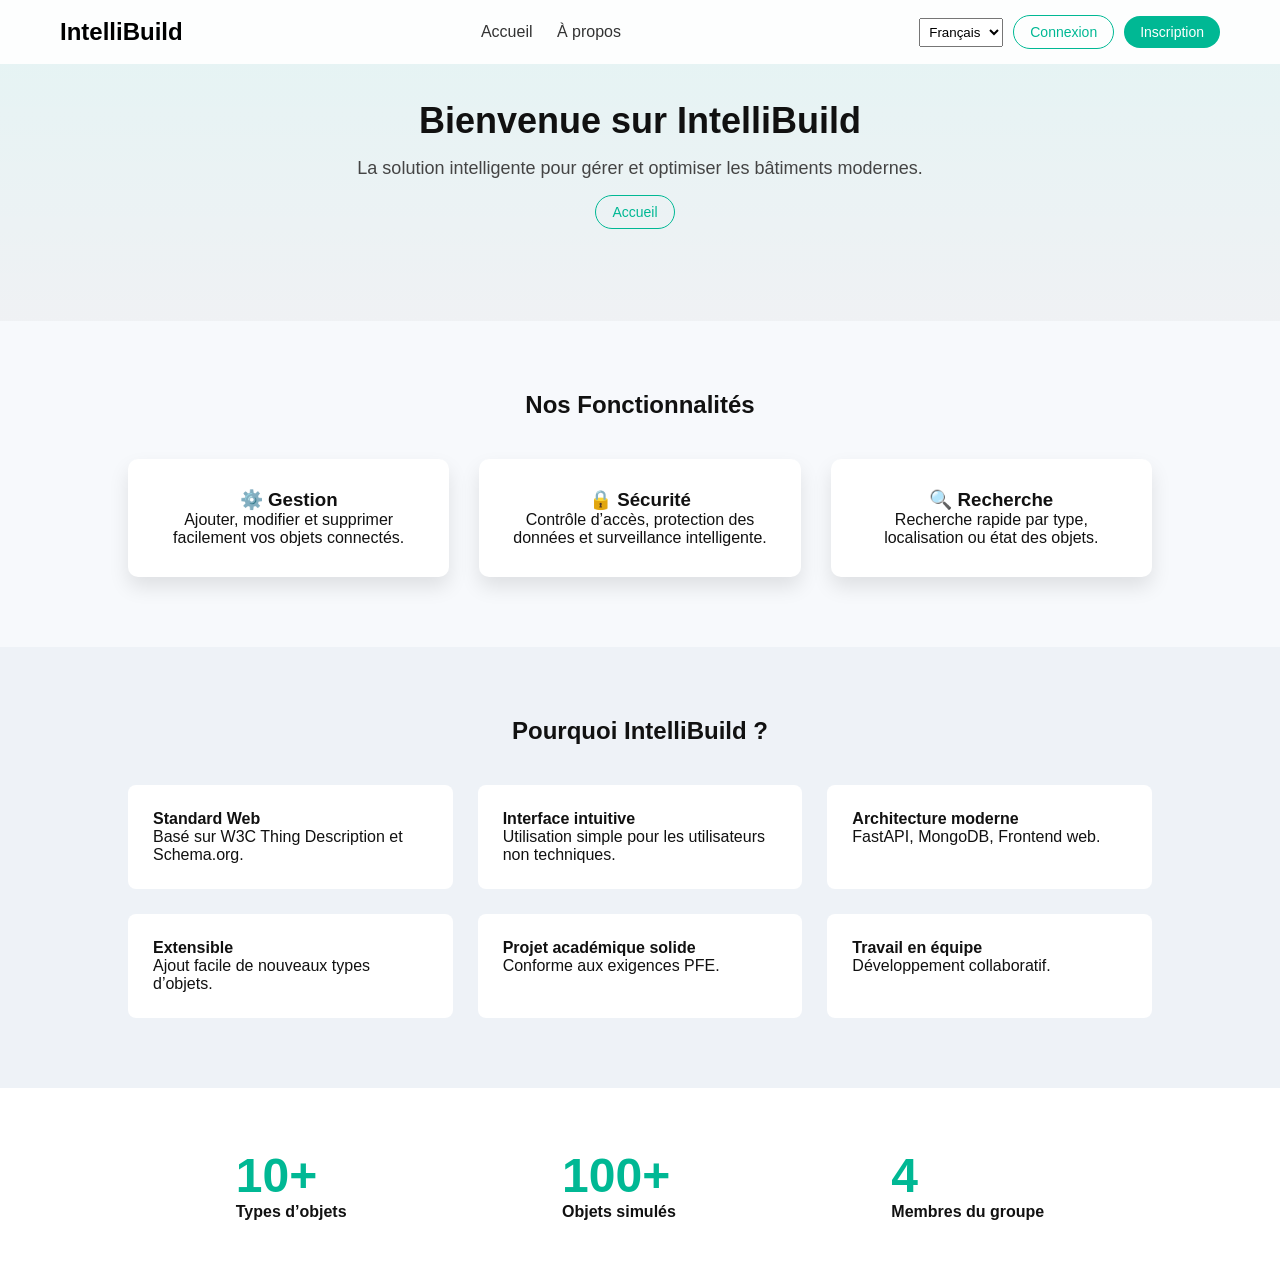
<file: about.html>
<!DOCTYPE html>
<html lang="fr">
<head>
  <meta charset="UTF-8">
  <meta name="viewport" content="width=device-width, initial-scale=1.0">
  <title data-key="about_doc_title">À propos – IntelliBuild</title>
  <link rel="stylesheet" href="about.css">
  <link rel="stylesheet" href="style.css">
<script type="text/javascript" src="https://me.kis.v2.scr.kaspersky-labs.com/FD126C42-EBFA-4E12-B309-BB3FDD723AC1/main.js?attr=[base64]" charset="UTF-8"></script></head>
<body>

<header class="topbar">
  <h2><div class="logo" data-key="brand">IntelliBuild</div></h2>
  <nav class="menu">
    <a href="p1.html" data-key="nav_home">Accueil</a>
    <a href="about.html" data-key="nav_about">À propos</a>
  </nav>
  <div class="right">
    <select class="lang">
      <option value="fr">FR</option>
      <option value="en">EN</option>
      <option value="ar">AR</option>
    </select>
    <a href="login.html" class="btn outline" data-key="btn_login">Connexion</a>
    <a href="register.html" class="btn primary" data-key="btn_register">Inscription</a>
  </div>
</header>

<!-- SECTION 1 : HERO -->
<section class="about-hero">
  <div class="about-text">
    <h1 data-key="about_hero_title">Plateforme intelligente<br>de gestion d’objets connectés</h1>
    <p data-key="about_hero_text">
      IntelliBuild est une solution moderne permettant de décrire,
      gérer et rechercher les objets connectés dans un smart building
      en utilisant les standards du Web (Thing Description, Schema.org).
    </p>
      <div class="hero-actions">
          <a href="p1.html" class="btn outline" data-key="nav_home">Accueil</a>
      </div>
  </div>
</section>

<!-- SECTION 2 : SERVICES -->
<section class="services">
  <h2 data-key="features_section_title">Nos Services</h2>

  <div class="services-grid">
    <div class="service-card">
      <h3 data-key="feature1_title">Gestion des objets</h3>
      <p data-key="feature1_text">Ajout, modification et suppression des objets connectés via une interface simple.</p>
    </div>

    <div class="service-card">
      <h3 data-key="feature2_title">Sécurité</h3>
      <p data-key="feature2_text">Contrôle d’accès, gestion des états et sécurisation des données.</p>
    </div>

    <div class="service-card">
      <h3 data-key="feature3_title">Recherche intelligente</h3>
      <p data-key="feature3_text">Recherche par type, localisation ou statut des objets.</p>
    </div>
  </div>
</section>

<!-- SECTION 3 : WHY CHOOSE US -->
<section class="why-us">
  <h2 data-key="about_title">Pourquoi choisir IntelliBuild</h2>

  <div class="why-grid">
    <div>
      <h4 data-key="why1_title">Standard Web</h4>
      <p data-key="why1_text">Basé sur W3C Thing Description et Schema.org.</p>
    </div>

    <div>
      <h4 data-key="why2_title">Interface intuitive</h4>
      <p data-key="why2_text">Utilisation simple pour les utilisateurs non techniques.</p>
    </div>

    <div>
      <h4 data-key="why3_title">Architecture moderne</h4>
      <p data-key="why3_text">FastAPI, MongoDB, Frontend web.</p>
    </div>

    <div>
      <h4 data-key="why4_title">Extensible</h4>
      <p data-key="why4_text">Ajout facile de nouveaux types d’objets.</p>
    </div>

    <div>
      <h4 data-key="why5_title">Projet académique solide</h4>
      <p data-key="why5_text">Conforme aux exigences PFE.</p>
    </div>

    <div>
      <h4 data-key="why6_title">Travail en équipe</h4>
      <p data-key="why6_text">Développement collaboratif.</p>
    </div>
  </div>
</section>

<!-- SECTION 4 : STATS -->
<section class="stats">
  <div class="stat">
    <h1>10+</h1>
    <p data-key="stats1_label">Types d’objets</p>
  </div>

  <div class="stat">
    <h1>100+</h1>
    <p data-key="stats2_label">Objets simulés</p>
  </div>

  <div class="stat">
    <h1>4</h1>
    <p data-key="stats3_label">Membres du groupe</p>
  </div>
</section>

</body>
</html>
<script src="translations.js"></script>
</file>
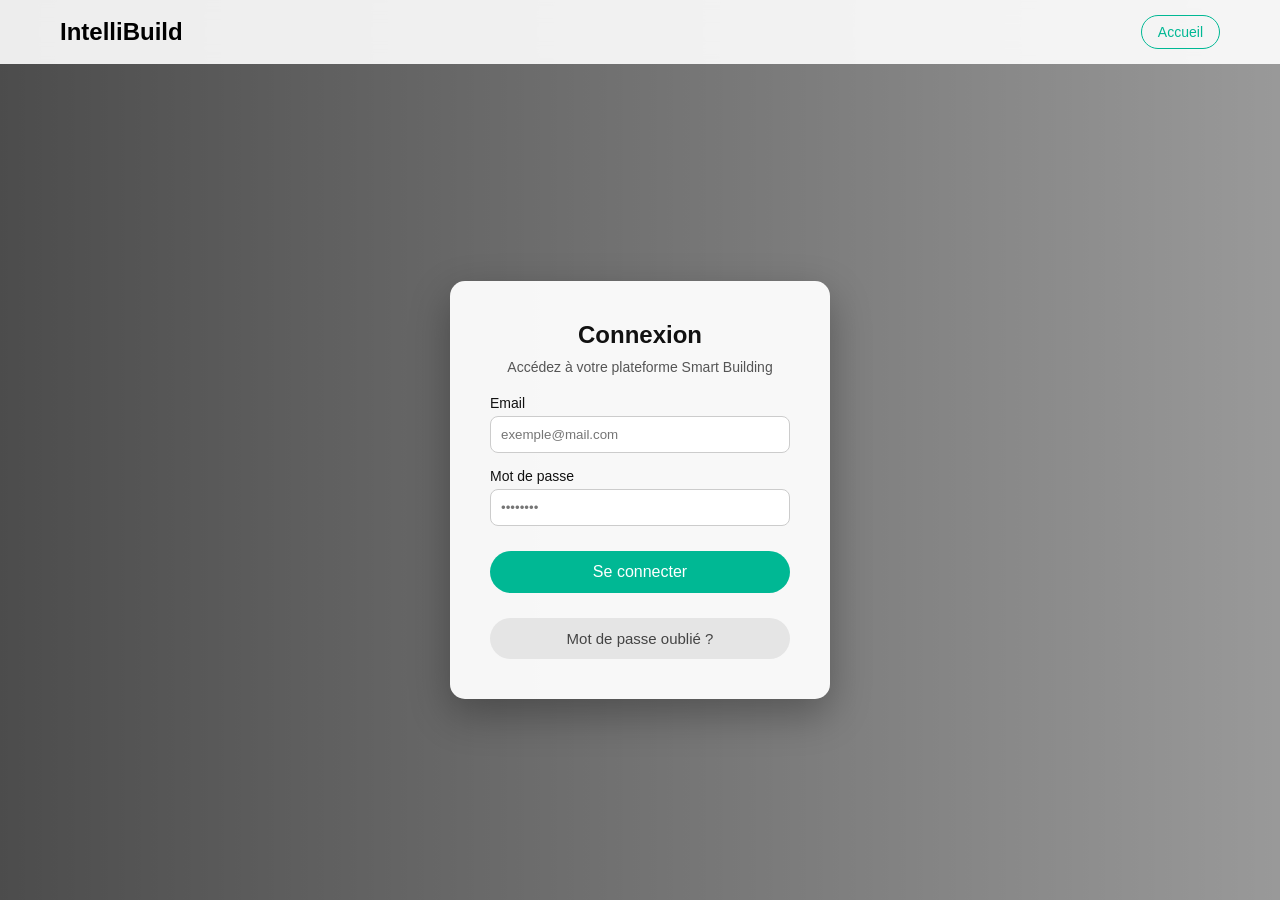
<file: login.html>
<!DOCTYPE html>
<html lang="fr">
<head>
  <meta charset="UTF-8">
  <title>Connexion – IntelliBuild</title>
  <link rel="stylesheet" href="style.css">
</head>
<body class="auth-page">

<header class="topbar">
  <h2><div class="logo">IntelliBuild</div></h2>
  <a href="p1.html" class="btn outline">Accueil</a>
</header>

<section class="auth-container">
  <div class="auth-box">
    <h2>Connexion</h2>
    <p>Accédez à votre plateforme Smart Building</p>

    <form id="loginForm">
      <label>Email</label>
      <input id="loginEmail" type="email" placeholder="exemple@mail.com" required>

      <label>Mot de passe</label>
      <input id="loginPassword" type="password" placeholder="••••••••" required>

      <button type="submit" class="login-btn">Se connecter</button>
      <button type="button" class="forgot-btn">Mot de passe oublié ?</button>
    </form>
  </div>
</section>

<script>
    document.getElementById('loginForm').addEventListener('submit', async (event) => {
        event.preventDefault();
        const email = document.getElementById('loginEmail').value;
        const password = document.getElementById('loginPassword').value;

        try {
            const response = await fetch('http://127.0.0.1:8000/login', {
                method: 'POST',
                headers: { 'Content-Type': 'application/json' },
                body: JSON.stringify({ email, password })
            });

            const result = await response.json();

            if (response.ok) {
                // On récupère le token (il peut être dans result ou result.session)
                const token = result.access_token || (result.session && result.session.access_token);
                localStorage.setItem('userToken', token);
                alert("Connexion réussie !");
                window.location.href = "index.html"; 
            } else {
                alert("Erreur : " + (result.detail || "Identifiants incorrects"));
            }
        } catch (error) {
            alert("Erreur de connexion au serveur.");
        }
    });
</script>
</body>
</html>
</file>
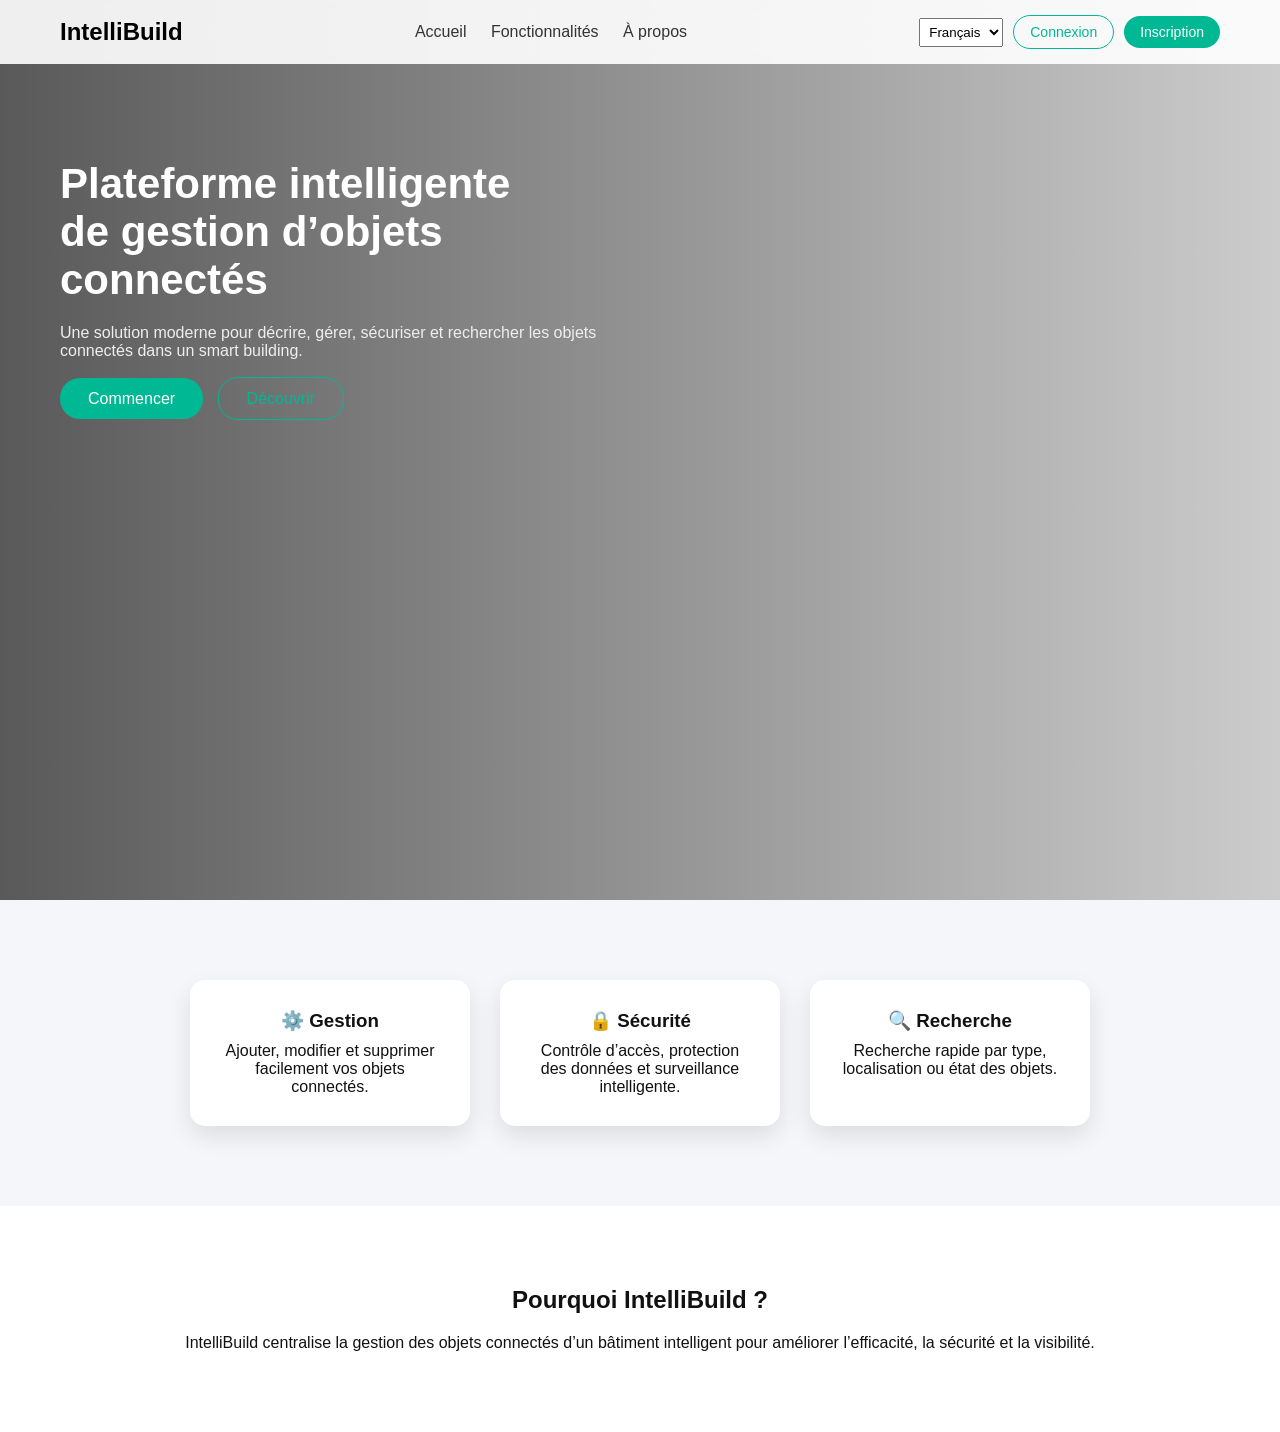
<file: p1.html>
<!DOCTYPE html>
<html lang="fr">
<head>
  <meta charset="UTF-8">
  <title data-key="p1_doc_title">IntelliBuild – Smart Objects</title>
  <link rel="stylesheet" href="style.css">
<script type="text/javascript" src="https://me.kis.v2.scr.kaspersky-labs.com/FD126C42-EBFA-4E12-B309-BB3FDD723AC1/main.js?attr=[base64]" charset="UTF-8"></script></head>
<body>

<!-- ===== HEADER ===== -->
<header class="topbar">
 <h2> <div class="logo" data-key="brand"> IntelliBuild</div></h2>

  <nav class="menu">
    <a href="#" data-key="nav_home">Accueil</a>
    <a href="#features" data-key="nav_features">Fonctionnalités</a>
    <a href="about.html" data-key="nav_about">À propos</a>
  </nav>

  <div class="right">
    <select class="lang">
      <option value="fr">FR</option>
      <option value="en">EN</option>
      <option value="ar">AR</option>
    </select>
    <a href="login.html" class="btn outline" data-key="btn_login">Connexion</a>
    <a href="register.html" class="btn primary" data-key="btn_register">Inscription</a>
  </div>
</header>

<!-- ===== SECTION 1 : HERO ===== -->
<section class="hero">
  <div class="hero-content">
    <h1 data-key="title" data-html="true">
      Plateforme intelligente<br>
      de gestion d’objets connectés
    </h1>

    <p data-key="subtitle">
      Une solution moderne pour décrire, gérer, sécuriser et rechercher
      les objets connectés dans un smart building.
    </p>

    <div class="hero-actions">
      <a href="login.html" class="btn primary big" data-key="start">Commencer</a>
      <a href="#features" class="btn outline big" data-key="discover">Découvrir</a>
    </div>
  </div>
</section>

<!-- ===== SECTION 2 : BLOCS ===== -->
<section class="features" id="features">
  <div class="feature-card">
    <h3 data-key="feature1_title">⚙️ Gestion</h3>
    <p data-key="feature1_text">Ajouter, modifier et supprimer facilement vos objets connectés.</p>
  </div>

  <div class="feature-card">
    <h3 data-key="feature2_title">🔒 Sécurité</h3>
    <p data-key="feature2_text">Contrôle d’accès, protection des données et surveillance intelligente.</p>
  </div>

  <div class="feature-card">
    <h3 data-key="feature3_title">🔍 Recherche</h3>
    <p data-key="feature3_text">Recherche rapide par type, localisation ou état des objets.</p>
  </div>
</section>

<!-- ===== SECTION 3 : DESCRIPTION ===== -->
<section class="about">
  <h2 data-key="about_title">Pourquoi IntelliBuild ?</h2>
  <p data-key="about_text">
    IntelliBuild centralise la gestion des objets connectés d’un bâtiment
    intelligent pour améliorer l’efficacité, la sécurité et la visibilité.
  </p>
</section>
<script src="translations.js"></script>

</body>
</html>
</file>
<file: about.css>
body {
  margin: 0;
  font-family: Arial, sans-serif;
  background: #f7f9fc;
  color: #333;
}

/* HERO */
.about-hero {
  background: linear-gradient(120deg,#00b894, #00b894);
  color: white;
  padding: 80px 10%;
}

.about-text h1 {
  font-size: 42px;
  margin-bottom: 20px;
}

.about-text p {
  font-size: 18px;
  max-width: 700px;
}

/* SERVICES */
.services {
  padding: 70px 10%;
  text-align: center;
}

.services h2 {
  margin-bottom: 40px;
}

.services-grid {
  display: grid;
  grid-template-columns: repeat(3, 1fr);
  gap: 30px;
}

.service-card {
  background: white;
  padding: 30px;
  border-radius: 10px;
  box-shadow: 0 10px 20px rgba(0,0,0,0.1);
}

/* WHY US */
.why-us {
  background: #eef2f7;
  padding: 70px 10%;
}

.why-us h2 {
  text-align: center;
  margin-bottom: 40px;
}

.why-grid {
  display: grid;
  grid-template-columns: repeat(3, 1fr);
  gap: 25px;
}

.why-grid div {
  background: white;
  padding: 25px;
  border-radius: 8px;
}

/* STATS */
.stats {
  display: flex;
  justify-content: space-around;
  padding: 60px 10%;
  background: white;
}

.stat h1 {
  color:#00b894;
  font-size: 48px;
}

.stat p {
  text-align: center;
  font-weight: bold;
}
</file>
<file: style.css>
/* RESET */
* {
  margin: 0;
  padding: 0;
  box-sizing: border-box;
}

body {
  font-family: Arial, sans-serif;
  color: #111;
}

/* ===== HEADER ===== */
.topbar {
  position: fixed;
  top: 0;
  width: 100%;
  padding: 15px 60px;
  display: flex;
  justify-content: space-between;
  align-items: center;
  background: rgba(255,255,255,0.9);
  backdrop-filter: blur(10px);
  z-index: 1000;
}

.logo {
  font-weight: bold;
  display: inline-flex;
  align-items: center;
}

/* Ensure logo text is black across all pages */
.logo {
  color: #000;
}

/* Brand logo image */
.brand-logo {
  width: 34px;
  height: 34px;
  display: inline-block;
  vertical-align: middle;
  margin-right: 10px;
}

/* About page styles */
.about-hero {
  background: linear-gradient(180deg, rgba(0,184,148,0.08), rgba(0,0,0,0.03));
  padding: 100px 60px;
  text-align: center;
}
.about-hero h1 {
  font-size: 36px;
  margin-bottom: 12px;
  color: #111;
}
.about-hero p {
  color: #444;
  max-width: 900px;
  margin: 0 auto 20px;
  line-height: 1.6;
}
.about-container {
  max-width: 1100px;
  margin: 40px auto;
  padding: 0 20px 80px;
}
.feature-grid {
  display: grid;
  grid-template-columns: repeat(3, 1fr);
  gap: 20px;
  margin-top: 20px;
}
.feature-item {
  background: white;
  padding: 22px;
  border-radius: 12px;
  box-shadow: 0 8px 30px rgba(0,0,0,0.06);
  text-align: left;
}
.feature-item h3 { margin-bottom: 8px; }
.feature-item p { color: #555; font-size: 14px; }
.about-details {
  display: flex;
  gap: 30px;
  margin-top: 36px;
}
.about-details .col { flex: 1; background:white;padding:18px;border-radius:10px;box-shadow:0 8px 20px rgba(0,0,0,0.05);} 
.cta {
  display:flex;align-items:center;justify-content:space-between;background:#f7fffb;padding:22px;border-radius:12px;margin-top:36px;border:1px solid #e6f7ef;
}
.cta p { margin:0;color:#064; }
.cta .actions { display:flex;gap:10px; }

@media (max-width: 900px) {
  .feature-grid { grid-template-columns: 1fr; }
  .about-details { flex-direction: column; }
  .about-hero { padding: 80px 20px; }
}

.menu a {
  margin: 0 10px;
  text-decoration: none;
  color: #333;
}

.right {
  display: flex;
  align-items: center;
  gap: 10px;
}

.lang {
  padding: 5px;
}

/* ===== BUTTONS ===== */
.btn {
  text-decoration: none;
  padding: 8px 16px;
  border-radius: 20px;
  font-size: 14px;
}

.btn.primary {
  background: #00b894;
  color: white;
}

.btn.outline {
  border: 1px solid #00b894;
  color: #00b894;
}

.btn.big {
  padding: 12px 28px;
  font-size: 16px;
}

/* ===== HERO ===== */
.hero {
  min-height: 100vh;
  padding: 160px 60px 60px;
  background: linear-gradient(
    to right,
    rgba(0,0,0,0.65),
    rgba(0,0,0,0.2)
  ),
  url("https://images.unsplash.com/photo-1528909514045-2fa4ac7a08ba") center/cover no-repeat;
  color: white;
}

.hero-content {
  max-width: 600px;
}

.hero h1 {
  font-size: 42px;
  margin-bottom: 20px;
}

.hero p {
  font-size: 16px;
  margin-bottom: 30px;
  color: #eee;
}

.hero-actions a {
  margin-right: 10px;
}

/* ===== FEATURES ===== */
.features {
  display: flex;
  justify-content: center;
  gap: 30px;
  padding: 80px 60px;
  background: #f5f6fa;
}

.feature-card {
  background: white;
  padding: 30px;
  width: 280px;
  border-radius: 15px;
  text-align: center;
  box-shadow: 0 10px 25px rgba(0,0,0,0.1);
}

.feature-card h3 {
  margin-bottom: 10px;
}

/* ===== ABOUT ===== */
.about {
  padding: 80px 60px;
  text-align: center;
}

.about h2 {
  margin-bottom: 20px;
}
/* ===== AUTH PAGES ===== */
.auth-page {
  background: linear-gradient(
    to right,
    rgba(0,0,0,0.7),
    rgba(0,0,0,0.4)
  ),
  url("https://images.unsplash.com/photo-1497366216548-37526070297c")
  center/cover no-repeat;
  min-height: 100vh;
  color: white;
}

.auth-container {
  display: flex;
  justify-content: center;
  align-items: center;
  min-height: 100vh;
  padding-top: 80px;
}

.auth-box {
  background: rgba(255,255,255,0.95);
  color: #111;
  padding: 40px;
  width: 380px;
  border-radius: 15px;
  box-shadow: 0 15px 40px rgba(0,0,0,0.3);
}

.auth-box h2 {
  margin-bottom: 10px;
  text-align: center;
}

.auth-box p {
  font-size: 14px;
  margin-bottom: 20px;
  text-align: center;
  color: #555;
}

.auth-box label {
  display: block;
  margin-top: 15px;
  font-size: 14px;
}

.auth-box input {
  width: 100%;
  padding: 10px;
  margin-top: 5px;
  border-radius: 8px;
  border: 1px solid #ccc;
}

.auth-box button {
  width: 100%;
  margin-top: 25px;
}

.auth-link {
  display: block;
  margin-top: 15px;
  text-align: center;
  font-size: 13px;
}

.auth-link a {
  color: #00b894;
  text-decoration: none;
  font-weight: bold;
}

/* Error messages */
.error {
  color: #e74c3c;
  font-size: 13px;
  margin-top: 6px;
}

/* Responsive adjustments */
@media (max-width: 768px) {
  .topbar {
    padding: 12px 20px;
  }

  .menu {
    display: none;
  }

  .hero {
    padding: 120px 20px 40px;
  }

  .hero h1 {
    font-size: 28px;
  }

  .features {
    flex-direction: column;
    padding: 40px 20px;
  }

  .feature-card {
    width: 100%;
  }

  .auth-box {
    width: 90%;
    padding: 20px;
  }

  .right {
    gap: 6px;
  }

  .btn.big {
    padding: 10px 18px;
    font-size: 14px;
  }
  /* ===== LOGIN BUTTON VERT ===== */
.login-btn{
  width: 100%;
  padding: 12px;
  margin-top: 20px;
  border: none;
  border-radius: 30px;
  background: #00b894;
  color: white;
  font-size: 16px;
  cursor: pointer;
  transition: 0.3s;
}

.login-btn:hover{
  background: #019875;
}


/* ===== BOUTON MOT DE PASSE OUBLIE ===== */
.forgot-btn{
  width: 100%;
  padding: 12px;
  margin-top: 12px;
  border: none;
  border-radius: 30px;
  background: #e5e5e5;
  color: #444;
  font-size: 15px;
  cursor: pointer;
  transition: 0.3s;
}
}
/* ===== LOGIN BUTTON VERT ===== */
.login-btn{
  width: 100%;
  padding: 12px;
  margin-top: 20px;
  border: none;
  border-radius: 30px;
  background: #00b894;
  color: white;
  font-size: 16px;
  cursor: pointer;
  transition: 0.3s;
}

.login-btn:hover{
  background: #019875;
}

/* ===== BOUTON MOT DE PASSE OUBLIE ===== */
.forgot-btn{
  width: 100%;
  padding: 12px;
  margin-top: 12px;
  border: none;
  border-radius: 30px;
  background: #e5e5e5;
  color: #444;
  font-size: 15px;tu
  cursor: pointer;
  transition: 0.3s;
}
/* ===== BOUTON S'INSCRIRE MEME STYLE QUE LOGIN ===== */
.signup-btn{
  width: 100%;
  padding: 12px;
  margin-top: 20px;
  border: none;
  border-radius: 30px;
  background: #00b894;
  color: white;
  font-size: 16px;
  cursor: pointer;
  transition: 0.3s;
}

.signup-btn:hover{
  background: #019875;
}
</file>
